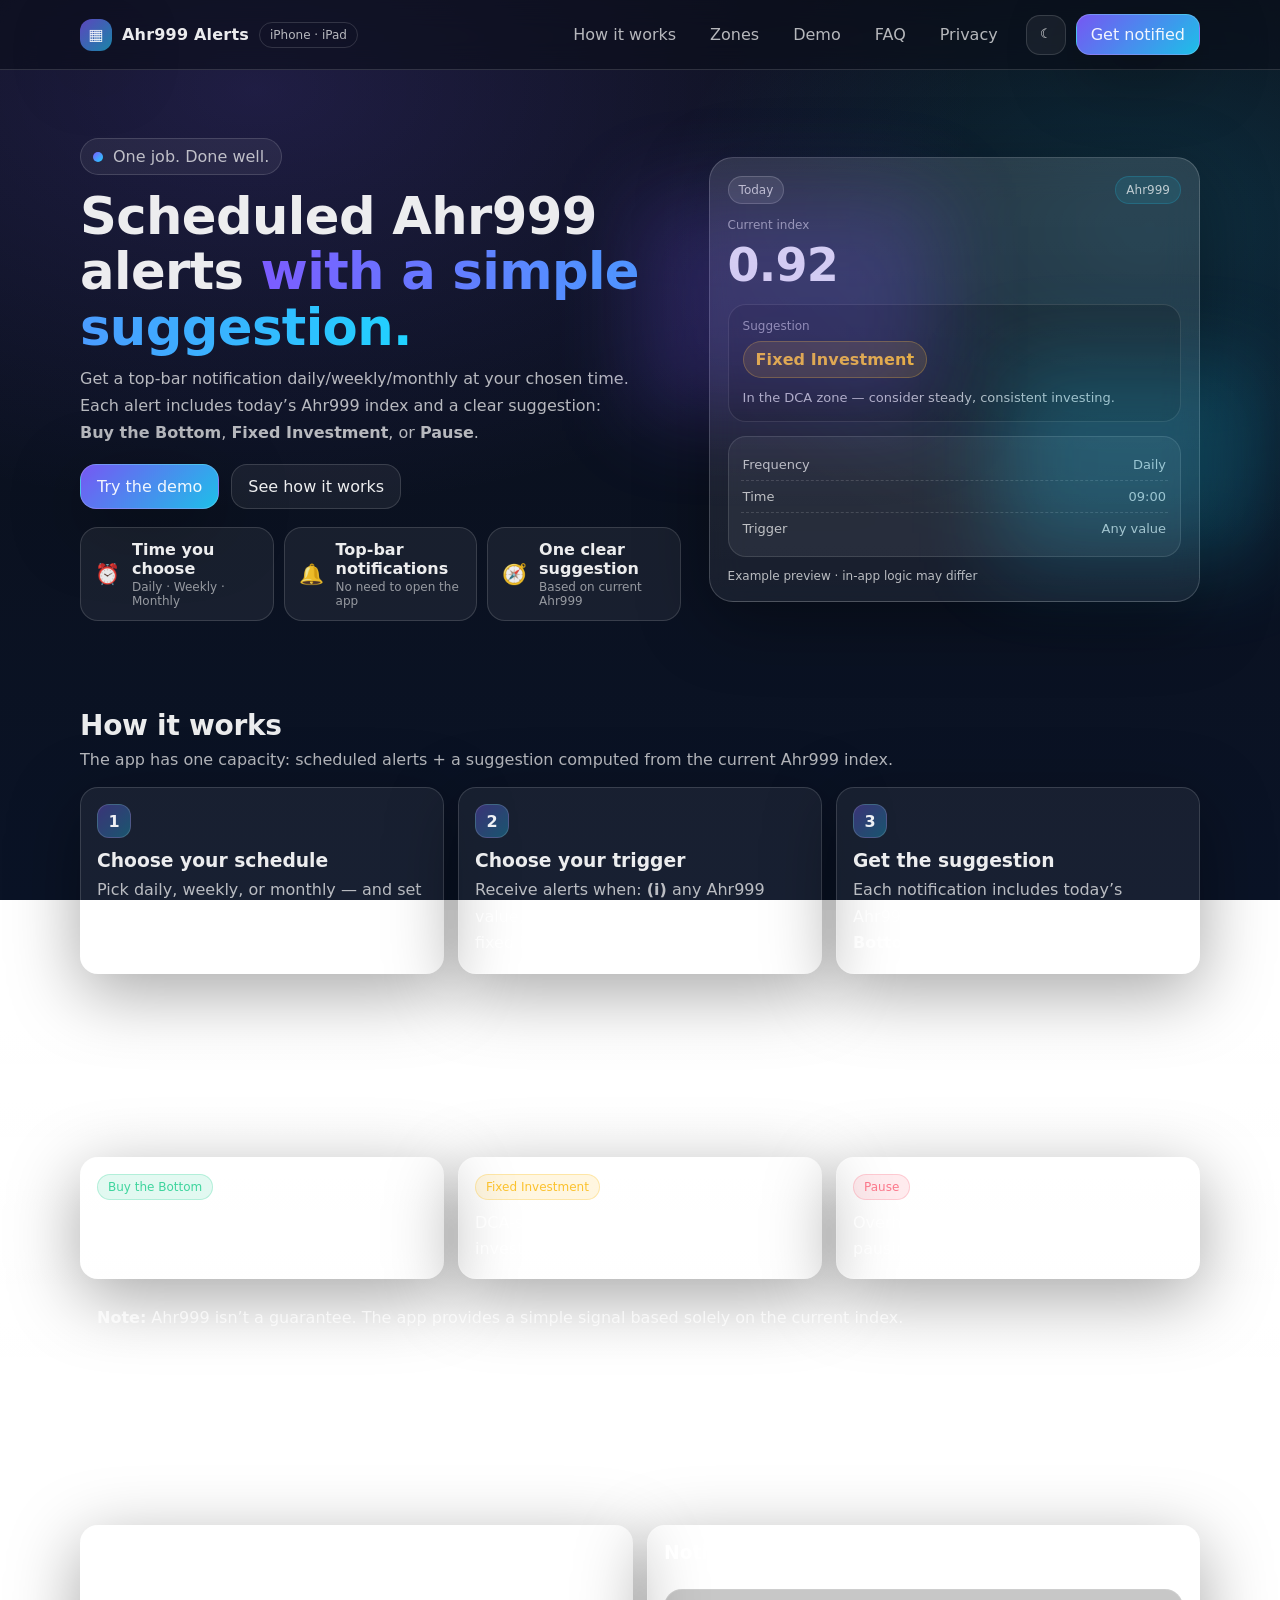
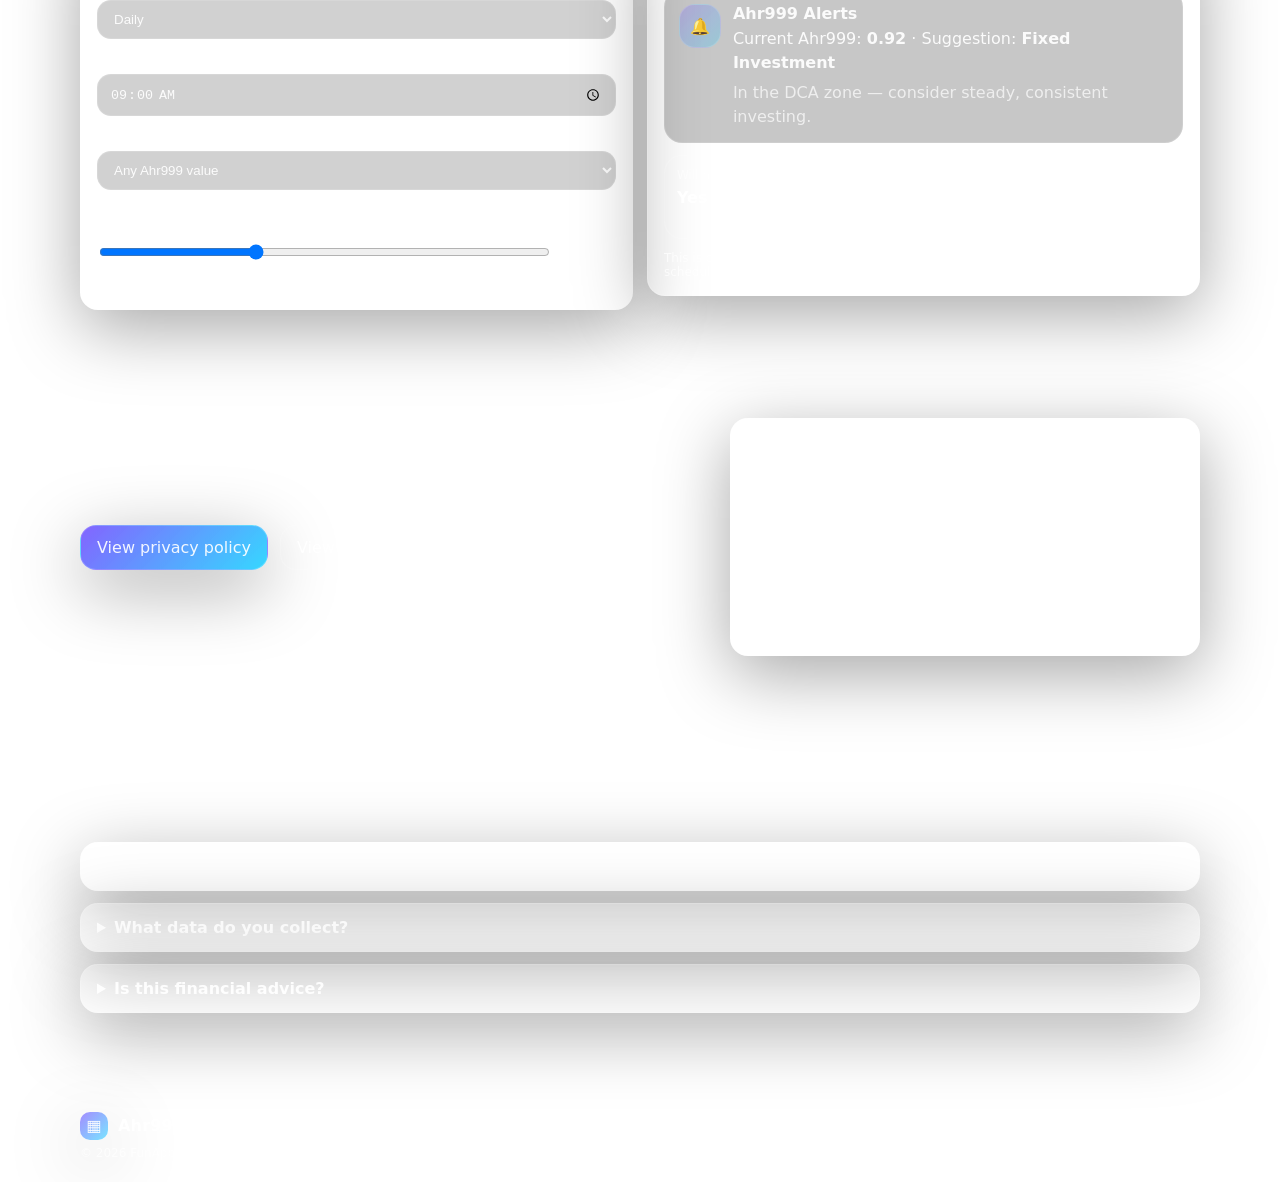
<file: docs/index.html>
<!doctype html>
<html lang="en">
  <head>
    <meta charset="utf-8" />
    <meta
      name="viewport"
      content="width=device-width, initial-scale=1, viewport-fit=cover"
    />
    <meta name="color-scheme" content="light dark" />
    <title>Ahr999 Alerts — Daily/Weekly/Monthly Alerts + Simple Suggestion</title>

    <meta
      name="description"
      content="Get a scheduled iPhone/iPad notification of today’s Ahr999 index and a simple suggestion: Buy the Bottom, Fixed Investment, or Pause."
    />

    <!-- Social preview -->
    <meta property="og:title" content="Ahr999 Alerts" />
    <meta
      property="og:description"
      content="Scheduled Ahr999 alerts and a simple buy/fixed/pause suggestion."
    />
    <meta property="og:type" content="website" />
    <!-- Optional: add /assets/og.png later -->
    <!-- <meta property="og:image" content="https://funappbuild.github.io/ahr999_info/assets/og.png" /> -->

    <link rel="icon" href="assets/favicon.svg" type="image/svg+xml" />
    <link rel="stylesheet" href="assets/styles.css" />
  </head>

  <body>
    <a class="skip-link" href="#main">Skip to content</a>

    <header class="header">
      <div class="container header__inner">
        <div class="brand">
          <span class="brand__mark" aria-hidden="true">▦</span>
          <span class="brand__name">Ahr999 Alerts</span>
          <span class="pill pill--subtle">iPhone · iPad</span>
        </div>

        <nav class="nav" aria-label="Primary">
          <a class="nav__link" href="#how">How it works</a>
          <a class="nav__link" href="#zones">Zones</a>
          <a class="nav__link" href="#demo">Demo</a>
          <a class="nav__link" href="#faq">FAQ</a>
          <a class="nav__link" href="privacy.html">Privacy</a>
        </nav>

        <div class="header__actions">
          <button class="icon-btn" id="themeToggle" type="button" aria-label="Toggle theme">
            <span class="icon" aria-hidden="true">☾</span>
          </button>
          <a class="btn btn--primary" href="#cta">Get notified</a>
        </div>

        <button class="menu-btn" id="menuBtn" type="button" aria-label="Open menu">
          <span aria-hidden="true">≡</span>
        </button>
      </div>

      <div class="mobile-nav" id="mobileNav" hidden>
        <div class="container mobile-nav__inner">
          <a class="mobile-nav__link" href="#how">How it works</a>
          <a class="mobile-nav__link" href="#zones">Zones</a>
          <a class="mobile-nav__link" href="#demo">Demo</a>
          <a class="mobile-nav__link" href="#faq">FAQ</a>
          <a class="mobile-nav__link" href="privacy.html">Privacy</a>
        </div>
      </div>
    </header>

    <main id="main">
      <!-- HERO -->
      <section class="hero">
        <div class="container hero__grid">
          <div class="hero__copy">
            <div class="hero__kicker">
              <span class="dot" aria-hidden="true"></span>
              <span>One job. Done well.</span>
            </div>

            <h1 class="hero__title">
              Scheduled Ahr999 alerts
              <span class="gradient-text">with a simple suggestion.</span>
            </h1>

            <p class="hero__subtitle">
              Get a top-bar notification daily/weekly/monthly at your chosen time.
              Each alert includes today’s Ahr999 index and a clear suggestion:
              <strong>Buy the Bottom</strong>, <strong>Fixed Investment</strong>, or <strong>Pause</strong>.
            </p>

            <div class="hero__cta">
              <a class="btn btn--primary btn--lg" href="#demo">Try the demo</a>
              <a class="btn btn--ghost btn--lg" href="#how">See how it works</a>
            </div>

            <div class="hero__badges" aria-label="Highlights">
              <div class="badge">
                <span class="badge__icon" aria-hidden="true">⏰</span>
                <div class="badge__text">
                  <div class="badge__title">Time you choose</div>
                  <div class="badge__desc">Daily · Weekly · Monthly</div>
                </div>
              </div>
              <div class="badge">
                <span class="badge__icon" aria-hidden="true">🔔</span>
                <div class="badge__text">
                  <div class="badge__title">Top-bar notifications</div>
                  <div class="badge__desc">No need to open the app</div>
                </div>
              </div>
              <div class="badge">
                <span class="badge__icon" aria-hidden="true">🧭</span>
                <div class="badge__text">
                  <div class="badge__title">One clear suggestion</div>
                  <div class="badge__desc">Based on current Ahr999</div>
                </div>
              </div>
            </div>
          </div>

          <!-- Right visual -->
          <div class="hero__visual" aria-hidden="true">
            <div class="glass-card">
              <div class="glass-card__top">
                <div class="glass-chip">Today</div>
                <div class="glass-chip glass-chip--ok">Ahr999</div>
              </div>

              <div class="metric">
                <div class="metric__label">Current index</div>
                <div class="metric__value" id="heroIndex">0.92</div>
              </div>

              <div class="suggestion" id="heroSuggestion">
                <div class="suggestion__title">Suggestion</div>
                <div class="suggestion__pill suggestion__pill--buy" id="heroPill">
                  Buy the Bottom
                </div>
                <div class="suggestion__note" id="heroNote">
                  Strong value zone — consider accumulating.
                </div>
              </div>

              <div class="mini">
                <div class="mini__row">
                  <span class="mini__label">Frequency</span>
                  <span class="mini__value">Daily</span>
                </div>
                <div class="mini__row">
                  <span class="mini__label">Time</span>
                  <span class="mini__value">09:00</span>
                </div>
                <div class="mini__row">
                  <span class="mini__label">Trigger</span>
                  <span class="mini__value">Any value</span>
                </div>
              </div>

              <div class="glass-card__bottom">
                <span class="muted">Example preview · in-app logic may differ</span>
              </div>
            </div>

            <div class="glow glow--a"></div>
            <div class="glow glow--b"></div>
          </div>
        </div>
      </section>

      <!-- HOW IT WORKS -->
      <section class="section" id="how">
        <div class="container">
          <div class="section__head">
            <h2>How it works</h2>
            <p class="muted">
              The app has one capacity: scheduled alerts + a suggestion computed from the current Ahr999 index.
            </p>
          </div>

          <div class="steps">
            <article class="card step">
              <div class="step__num">1</div>
              <h3>Choose your schedule</h3>
              <p>Pick daily, weekly, or monthly — and set the exact time you want the alert.</p>
            </article>

            <article class="card step">
              <div class="step__num">2</div>
              <h3>Choose your trigger</h3>
              <p>
                Receive alerts when:
                <strong>(i)</strong> any Ahr999 value,
                <strong>(ii)</strong> bottom zone only, or
                <strong>(iii)</strong> fixed investment zone only.
              </p>
            </article>

            <article class="card step">
              <div class="step__num">3</div>
              <h3>Get the suggestion</h3>
              <p>
                Each notification includes today’s Ahr999 and a clear suggestion:
                <strong>Buy the Bottom</strong>, <strong>Fixed Investment</strong>, or <strong>Pause</strong>.
              </p>
            </article>
          </div>
        </div>
      </section>

      <!-- ZONES -->
      <section class="section section--alt" id="zones">
        <div class="container">
          <div class="section__head">
            <h2>Suggestion zones</h2>
            <p class="muted">
              You can adjust thresholds inside your app. Below is a simple, transparent model for illustration.
            </p>
          </div>

          <div class="zones">
            <div class="card zone">
              <div class="zone__top">
                <span class="pill pill--buy">Buy the Bottom</span>
                <span class="muted" id="tBuyLabel">≤ 0.45</span>
              </div>
              <p class="zone__desc">Deep value conditions — A more aggressive accumulation stance.</p>
            </div>

            <div class="card zone">
              <div class="zone__top">
                <span class="pill pill--fix">Fixed Investment</span>
                <span class="muted" id="tFixLabel">0.45–1.20</span>
              </div>
              <p class="zone__desc">DCA-style zone — steady, disciplined investing may be appropriate.</p>
            </div>

            <div class="card zone">
              <div class="zone__top">
                <span class="pill pill--pause">Pause</span>
                <span class="muted" id="tPauseLabel">≥ 1.20</span>
              </div>
              <p class="zone__desc">Overheated conditions — Reducing or pausing purchases.</p>
            </div>
          </div>

          <div class="note">
            <strong>Note:</strong> Ahr999 isn’t a guarantee. The app provides a simple signal based solely on the current index.
          </div>
        </div>
      </section>

      <!-- DEMO -->
      <section class="section" id="demo">
        <div class="container">
          <div class="section__head">
            <h2>Interactive demo</h2>
            <p class="muted">
              This demo runs in your browser. It shows what users configure and what they might receive.
            </p>
          </div>

          <div class="demo">
            <div class="card demo__panel">
              <h3 class="demo__title">User preferences</h3>

              <div class="field">
                <label for="freq">Frequency</label>
                <select id="freq">
                  <option value="daily">Daily</option>
                  <option value="weekly">Weekly</option>
                  <option value="monthly">Monthly</option>
                </select>
              </div>

              <div class="field">
                <label for="time">Notification time</label>
                <input id="time" type="time" value="09:00" />
              </div>

              <div class="field">
                <label for="trigger">Trigger</label>
                <select id="trigger">
                  <option value="any">Any Ahr999 value</option>
                  <option value="bottom">Only when in Buy the Bottom zone</option>
                  <option value="fixed">Only when in Fixed Investment zone</option>
                </select>
              </div>

              <div class="divider"></div>

              <div class="field">
                <label for="ahr">Current Ahr999 (demo input)</label>
                <div class="range">
                  <input id="ahr" type="range" min="0.10" max="2.50" step="0.01" value="0.92" />
                  <span class="range__value" id="ahrVal">0.92</span>
                </div>
              </div>

              <details class="advanced">
                <summary>Advanced: demo thresholds</summary>
                <div class="grid2">
                  <div class="field">
                    <label for="tBuy">Buy threshold (≤)</label>
                    <input id="tBuy" type="number" step="0.01" value="0.45" />
                  </div>
                  <div class="field">
                    <label for="tPause">Pause threshold (≥)</label>
                    <input id="tPause" type="number" step="0.01" value="1.20" />
                  </div>
                </div>
                <p class="muted tiny">
                  Fixed Investment zone is between Buy threshold and Pause threshold.
                </p>
              </details>
            </div>

            <div class="card demo__result" aria-live="polite">
              <div class="demo__resultTop">
                <h3 class="demo__title">Notification preview</h3>
                <span class="pill pill--subtle" id="nextRun">Next: Daily at 09:00</span>
              </div>

              <div class="notif">
                <div class="notif__icon" aria-hidden="true">🔔</div>
                <div class="notif__body">
                  <div class="notif__headline">Ahr999 Alerts</div>
                  <div class="notif__line">
                    Current Ahr999:
                    <strong id="nIndex">0.92</strong>
                    · Suggestion:
                    <strong id="nSuggestion">Fixed Investment</strong>
                  </div>
                  <div class="notif__sub muted" id="nReason">
                    In the DCA zone — consider steady, consistent investing.
                  </div>
                </div>
              </div>

              <div class="callouts">
                <div class="callout" id="calloutTrigger">
                  <div class="callout__title">Will notify?</div>
                  <div class="callout__value" id="willNotify">Yes</div>
                </div>
                <div class="callout">
                  <div class="callout__title">Zone</div>
                  <div class="callout__value" id="zoneName">Fixed Investment</div>
                </div>
                <div class="callout">
                  <div class="callout__title">Thresholds</div>
                  <div class="callout__value" id="threshText">≤0.45 / ≥1.20</div>
                </div>
              </div>

              <div class="demo__footer muted tiny">
                This is only a UX preview. In the app, notifications require user permission and iOS scheduling.
              </div>
            </div>
          </div>
        </div>
      </section>

      <!-- CTA -->
      <section class="section section--cta" id="cta">
        <div class="container cta">
          <div class="cta__copy">
            <h2>Minimal, focused, and actionable.</h2>
            <p class="muted">
              Learn more about how we handle data in our
              <a href="privacy.html">privacy policy</a> and
              <a href="terms.html">terms of service</a>.
            </p>
            <div class="cta__buttons">
              <a class="btn btn--primary btn--lg" href="privacy.html">View privacy policy</a>
              <a class="btn btn--ghost btn--lg" href="terms.html">View terms of service</a>
            </div>
          </div>

          <div class="cta__card card">
            <h3>What the app does</h3>
            <ul class="list">
              <li>Send scheduled top-bar notifications (daily/weekly/monthly)</li>
              <li>User chooses time and trigger mode</li>
              <li>Compute suggestion solely from current Ahr999</li>
              <li>No extra features, no clutter</li>
            </ul>
            <div class="tiny muted">
              Questions? Add a support page later, e.g. <code>support.html</code>.
            </div>
          </div>
        </div>
      </section>

      <!-- FAQ -->
      <section class="section" id="faq">
        <div class="container">
          <div class="section__head">
            <h2>FAQ</h2>
            <p class="muted">Short answers to common concerns.</p>
          </div>

          <div class="faq">
            <details class="card">
              <summary>Does the app do anything besides alerts + suggestions?</summary>
              <p>
                No — the app’s sole capacity is scheduled notifications and a simple suggestion computed from the
                current Ahr999 index.
              </p>
            </details>

            <details class="card">
              <summary>What data do you collect?</summary>
              <p>
                We use Google Firebase Analytics to understand basic app usage and country/region distribution.
                No personal data or device identifiers are collected. See our
                <a href="privacy.html">privacy policy</a> for details.
              </p>
            </details>

            <details class="card">
              <summary>Is this financial advice?</summary>
              <p>
                No. It’s an informational signal based on a single index, presented as a simple suggestion.
              </p>
            </details>
          </div>
        </div>
      </section>
    </main>

    <footer class="footer">
      <div class="container footer__inner">
        <div class="footer__left">
          <div class="brand brand--small">
            <span class="brand__mark" aria-hidden="true">▦</span>
            <span class="brand__name">Ahr999 Alerts</span>
          </div>
          <div class="muted tiny">
            © <span id="year"></span> FunAppBuild ·
            <a href="privacy.html">Privacy</a>
          </div>
        </div>
      </div>
    </footer>

    <script src="assets/app.js" defer></script>
  </body>
</html>
</file>
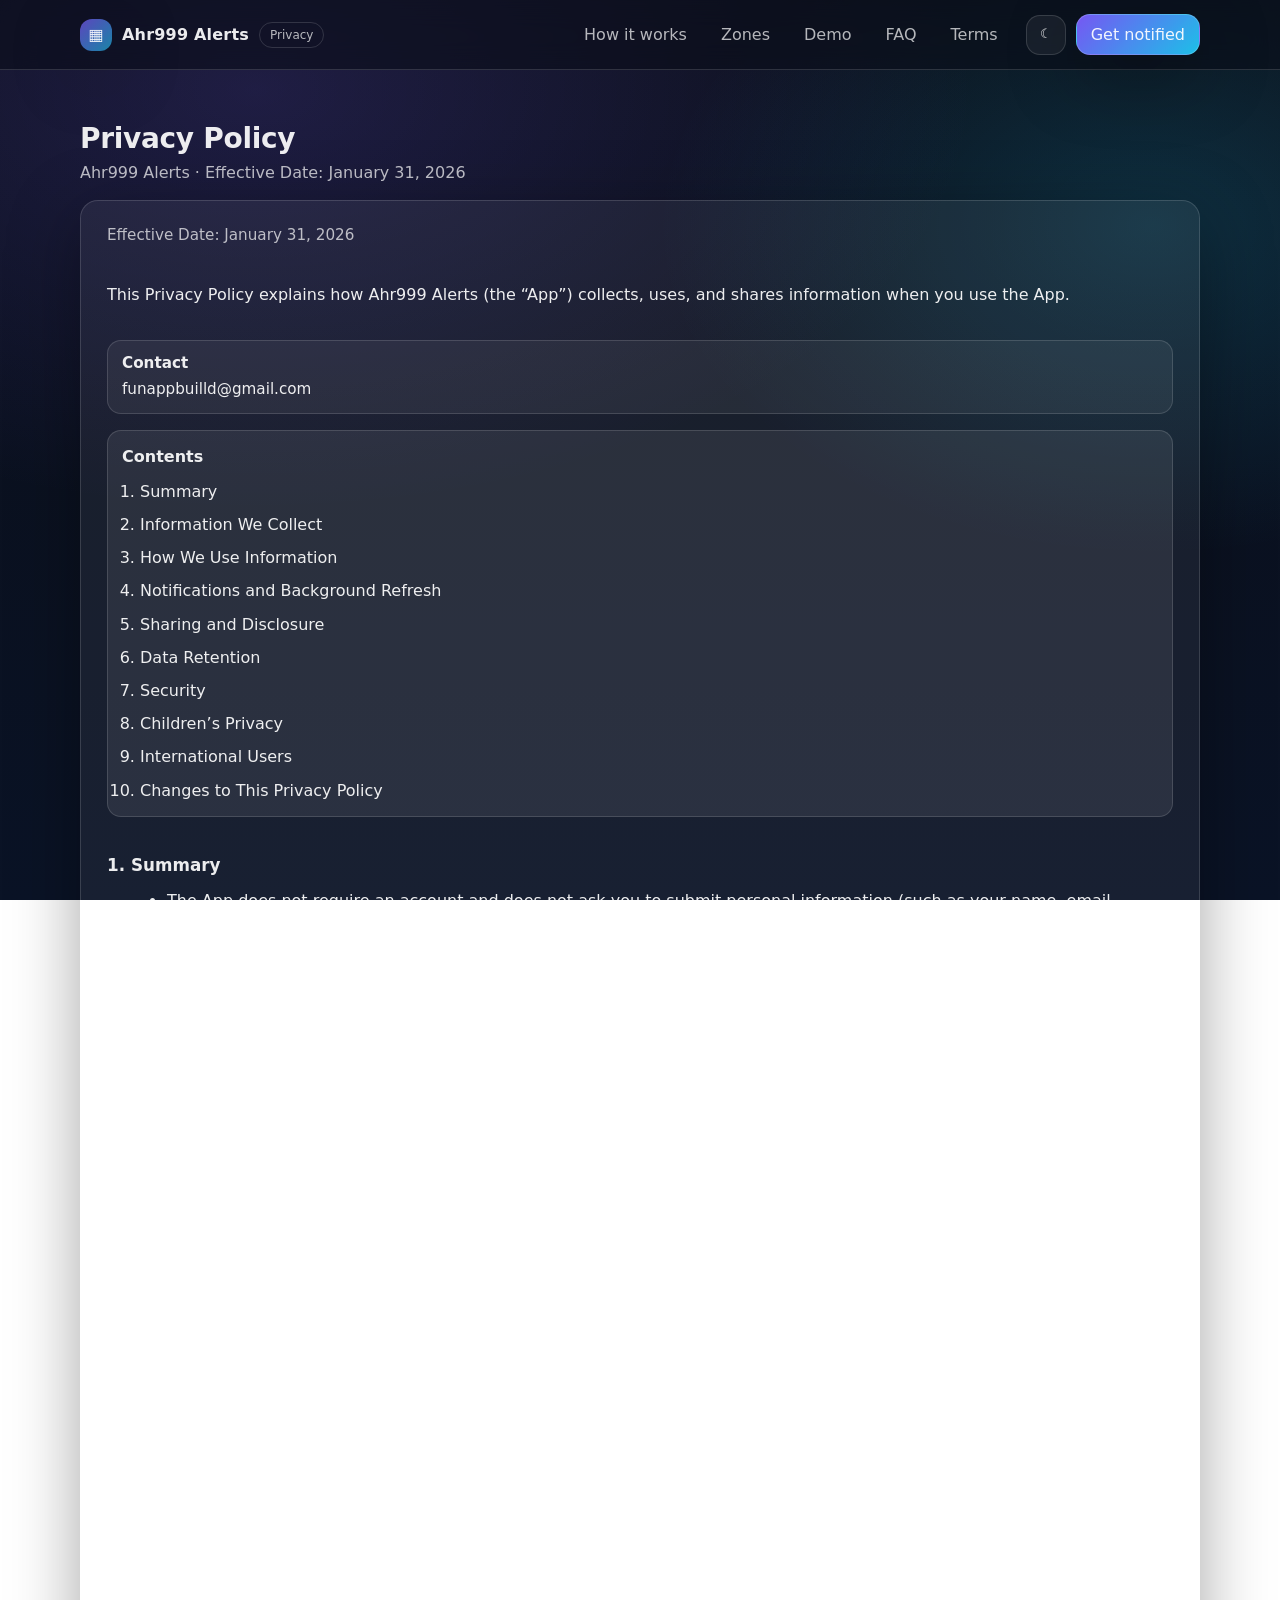
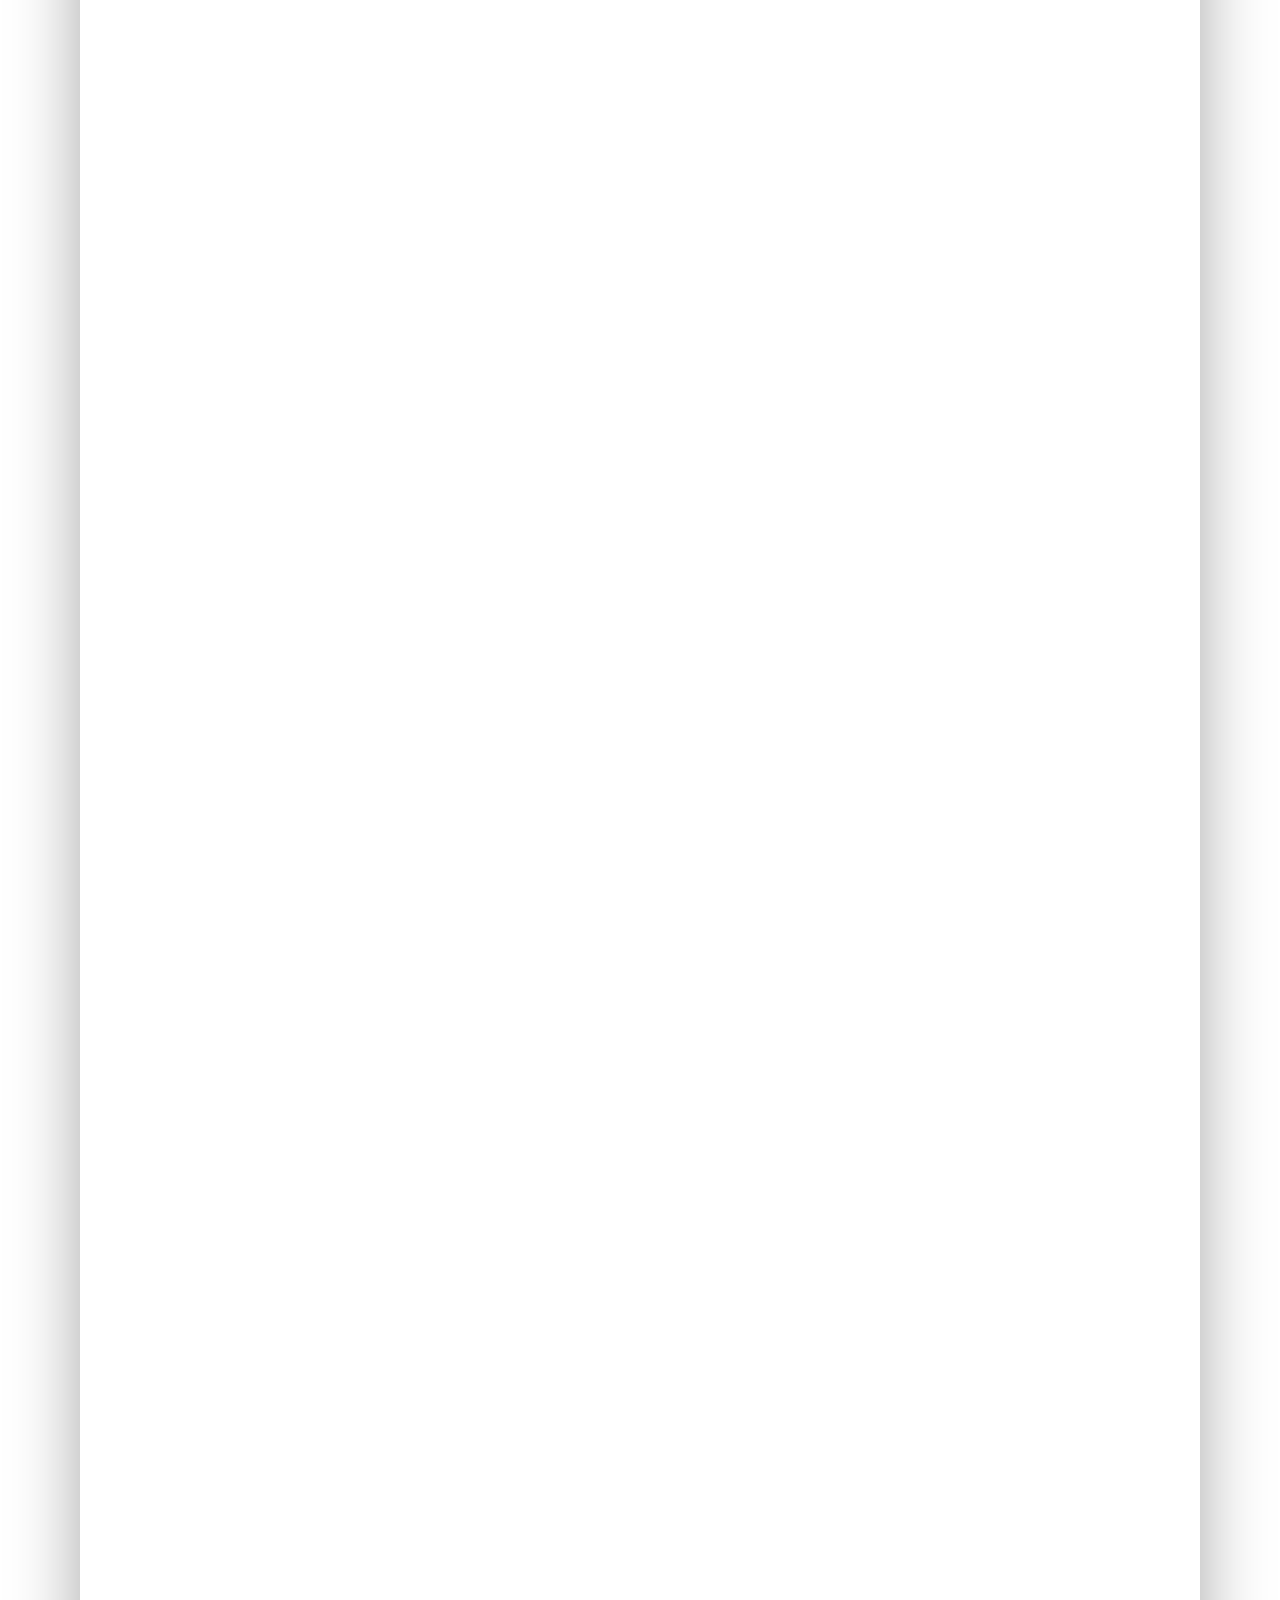
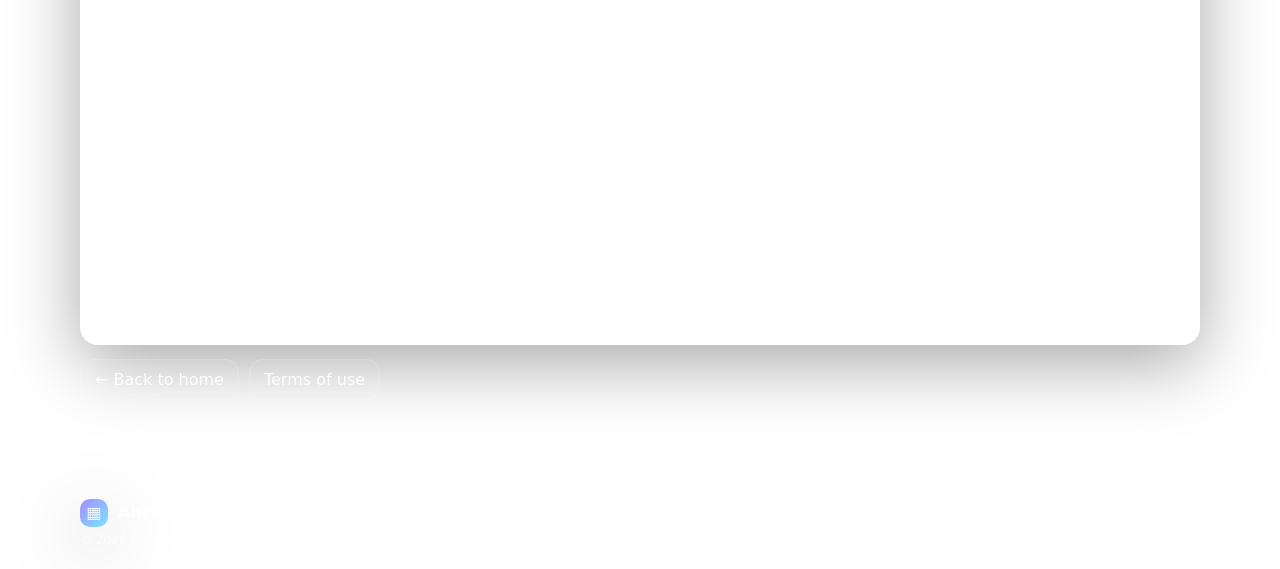
<file: docs/privacy.html>
<!doctype html>
<html lang="en">
  <head>
    <meta charset="utf-8" />
    <title>Privacy Policy — Ahr999 Alerts</title>
    <meta name="viewport" content="width=device-width, initial-scale=1" />
    <meta name="color-scheme" content="light dark" />

    <meta
      name="description"
      content="Privacy Policy — Ahr999 Alerts (Effective Date: January 31, 2026)"
    />

    <link rel="icon" href="assets/favicon.svg" type="image/svg+xml" />
    <link rel="stylesheet" href="assets/styles.css" />
  </head>

  <body>
    <a class="skip-link" href="#main">Skip to content</a>

    <!-- Header (consistent with index.html) -->
    <header class="header">
      <div class="container header__inner">
        <div class="brand">
          <span class="brand__mark" aria-hidden="true">▦</span>
          <span class="brand__name">Ahr999 Alerts</span>
          <span class="pill pill--subtle">Privacy</span>
        </div>

        <nav class="nav" aria-label="Primary">
          <a class="nav__link" href="./#how">How it works</a>
          <a class="nav__link" href="./#zones">Zones</a>
          <a class="nav__link" href="./#demo">Demo</a>
          <a class="nav__link" href="./#faq">FAQ</a>
          <a class="nav__link" href="terms.html">Terms</a>
        </nav>

        <div class="header__actions">
          <button class="icon-btn" id="themeToggle" type="button" aria-label="Toggle theme">
            <span class="icon" aria-hidden="true">☾</span>
          </button>
          <a class="btn btn--primary" href="./#cta">Get notified</a>
        </div>

        <button class="menu-btn" id="menuBtn" type="button" aria-label="Open menu">
          <span aria-hidden="true">≡</span>
        </button>
      </div>

      <div class="mobile-nav" id="mobileNav" hidden>
        <div class="container mobile-nav__inner">
          <a class="mobile-nav__link" href="./#how">How it works</a>
          <a class="mobile-nav__link" href="./#zones">Zones</a>
          <a class="mobile-nav__link" href="./#demo">Demo</a>
          <a class="mobile-nav__link" href="./#faq">FAQ</a>
          <a class="mobile-nav__link" href="terms.html">Terms</a>
        </div>
      </div>
    </header>

    <main id="main">
      <!-- Title section -->
      <section class="section">
        <div class="container">
          <div class="section__head">
            <h2>Privacy Policy</h2>
            <p class="muted">Ahr999 Alerts · Effective Date: January 31, 2026</p>
          </div>

          <!-- Content card -->
          <article class="card legal">
            <p class="legal__meta">Effective Date: January 31, 2026</p>
            <p>
              This Privacy Policy explains how Ahr999 Alerts (the “App”) collects, uses, and shares information when you use the App.
            </p>

            <div class="legal__contact">
              <strong>Contact</strong><br />
              funappbuilld@gmail.com
            </div>

            <nav class="legal__toc" aria-label="Table of contents">
              <strong>Contents</strong>
              <ol>
                <li><a href="#summary">Summary</a></li>
                <li><a href="#info">Information We Collect</a></li>
                <li><a href="#use">How We Use Information</a></li>
                <li><a href="#notifications">Notifications and Background Refresh</a></li>
                <li><a href="#sharing">Sharing and Disclosure</a></li>
                <li><a href="#retention">Data Retention</a></li>
                <li><a href="#security">Security</a></li>
                <li><a href="#children">Children’s Privacy</a></li>
                <li><a href="#international">International Users</a></li>
                <li><a href="#changes">Changes to This Privacy Policy</a></li>
              </ol>
            </nav>

            <section class="legal__section" id="summary">
              <h3>1. Summary</h3>
              <ul>
                <li>The App does not require an account and does not ask you to submit personal information (such as your name, email address, or phone number) to use its core features.</li>
                <li>The App stores certain settings and cached market/index data locally on your device so it can function.</li>
                <li>The App uses Google Firebase Analytics to understand basic usage (for example: app launches, screen views, feature interactions) and to understand the distribution of users by country/region. Firebase Analytics may collect device identifiers and technical information as described below.</li>
                <li>The App fetches Ahr999 and related market data from third-party sources over the internet. Those providers may receive standard network information (such as your IP address) as part of delivering data.</li>
                <li>The App does not show ads, does not sell your personal information, and does not use the iOS Advertising Identifier (IDFA).</li>
              </ul>
            </section>

            <section class="legal__section" id="info">
              <h3>2. Information We Collect</h3>

              <h4>2.1 Information you provide to us</h4>
              <p>
                We do not require you to create an account. You generally do not submit personal information directly to us through the App.
              </p>
              <p>
                If you contact us (for example, by email), we will receive the information you choose to share in that communication (such as your email address and message content) and we will use it only to respond and provide support.
              </p>

              <h4>2.2 Analytics data (Firebase Analytics)</h4>
              <p>
                We use Google Firebase Analytics to help us understand how the App is used and to improve reliability and user experience.
              </p>
              <p>Firebase Analytics automatically collects certain information, which may include:</p>
              <ul>
                <li>App interactions and usage data (e.g., app launches, session activity, screen views, and feature interactions).</li>
                <li>Device and app information (e.g., device model, operating system version, language/region, time zone, and app version).</li>
                <li>Identifiers used for analytics (e.g., a Firebase App Instance ID / Firebase Installation ID).</li>
                <li>Approximate location (country/region) inferred from your IP address. We do not request or collect precise location (GPS).</li>
              </ul>
              <p>
                We do not use Firebase Analytics to track you across other companies’ apps and websites, and we do not use IDFA.
              </p>
              <p>
                Firebase Analytics is provided by Google. Google may process data in accordance with its terms and privacy documentation.
              </p>

              <h4>2.3 Information stored on your device (local storage)</h4>
              <p>The App stores certain information locally on your device, such as:</p>
              <ul>
                <li>Notification settings (e.g., whether daily/weekly/monthly alerts are enabled, your chosen times/days, and your “Always / Bottom Only / Not High” preference).</li>
                <li>Cached Ahr999 index values and timestamps used to display the last refreshed value and to prepare notifications.</li>
              </ul>
              <p>
                This information is stored locally (for example, using iOS UserDefaults). We do not operate a backend user database for this App.
              </p>

              <h4>2.4 Data from third-party services (network requests)</h4>
              <p>To provide the App’s features, the App requests data from third-party endpoints (for example):</p>
              <ul>
                <li>Ahr999 index/history feed</li>
                <li>Bitcoin price feed (used for in-app display)</li>
              </ul>
              <p>
                When your device connects to these providers, they may automatically receive technical information necessary to respond to the request,
                such as your IP address, device/user-agent information, and request metadata. We do not control how third-party providers handle that
                information; their policies apply.
              </p>
            </section>

            <section class="legal__section" id="use">
              <h3>3. How We Use Information</h3>
              <ul>
                <li>Provide the App’s features (display Ahr999 data and send scheduled notifications).</li>
                <li>Save your preferences and improve reliability (e.g., storing your chosen schedule locally).</li>
                <li>Understand basic usage and country/region distribution (via Firebase Analytics) to improve the App.</li>
                <li>Provide customer support if you contact us.</li>
              </ul>
            </section>

            <section class="legal__section" id="notifications">
              <h3>4. Notifications and Background Refresh</h3>
              <p>
                If you enable notifications, the App schedules local notifications on your device. iOS may also perform background refresh to update
                cached data and notification content.
              </p>
              <p>
                <strong>Important:</strong> iOS background activity is best-effort and not guaranteed. Notifications may be delivered with data that was
                last refreshed earlier (for example, if iOS delays background refresh, if Background App Refresh is disabled, or if the app has not been
                opened recently). You can always open the App to refresh the latest value.
              </p>
            </section>

            <section class="legal__section" id="sharing">
              <h3>5. Sharing and Disclosure</h3>
              <p>We do not sell your personal information.</p>
              <p>We may share information only in these limited cases:</p>
              <ul>
                <li>With Google (Firebase Analytics) to collect and process analytics data for the purposes described above.</li>
                <li>With service providers you interact with directly (e.g., third-party market data APIs) when your device requests data from them.</li>
                <li>If required by law or to protect rights, safety, and security.</li>
              </ul>
            </section>

            <section class="legal__section" id="retention">
              <h3>6. Data Retention</h3>
              <p>Because the App primarily stores data locally on your device, retention is generally controlled by you:</p>
              <ul>
                <li>You can remove locally stored data by deleting the App.</li>
                <li>Analytics data is retained in Firebase Analytics according to Google/Firebase and our configuration settings, and may be aggregated or de-identified over time.</li>
                <li>Support emails (if you contact us) may be retained as needed to respond and keep records of support interactions.</li>
              </ul>
            </section>

            <section class="legal__section" id="security">
              <h3>7. Security</h3>
              <p>
                We take reasonable measures appropriate for a lightweight, device-local app. However, no method of transmission or storage is completely secure.
              </p>
            </section>

            <section class="legal__section" id="children">
              <h3>8. Children’s Privacy</h3>
              <p>
                The App is not directed to children under 13 (or the minimum age required in your jurisdiction), and we do not knowingly collect personal information from children.
              </p>
            </section>

            <section class="legal__section" id="international">
              <h3>9. International Users</h3>
              <p>
                If you use the App from outside your country, your device may connect to third-party services hosted in other regions. Third-party services may process network data in accordance with their policies.
              </p>
            </section>

            <section class="legal__section" id="changes">
              <h3>10. Changes to This Privacy Policy</h3>
              <p>
                We may update this Privacy Policy from time to time. The “Effective Date” above indicates when the latest version took effect.
              </p>
            </section>
          </article>

          <!-- Utility links -->
          <div style="margin-top: 14px; display: flex; gap: 10px; flex-wrap: wrap;">
            <a class="btn btn--ghost" href="./">← Back to home</a>
            <a class="btn btn--ghost" href="terms.html">Terms of use</a>
          </div>
        </div>
      </section>
    </main>

    <footer class="footer">
      <div class="container footer__inner">
        <div class="footer__left">
          <div class="brand brand--small">
            <span class="brand__mark" aria-hidden="true">▦</span>
            <span class="brand__name">Ahr999 Alerts</span>
          </div>
          <div class="muted tiny">
            © <span id="year"></span> FunAppBuild ·
            <a href="privacy.html">Privacy</a> ·
            <a href="terms.html">Terms</a>
          </div>
        </div>

      </div>
    </footer>

    <script src="assets/app.js" defer></script>
  </body>
</html>
</file>
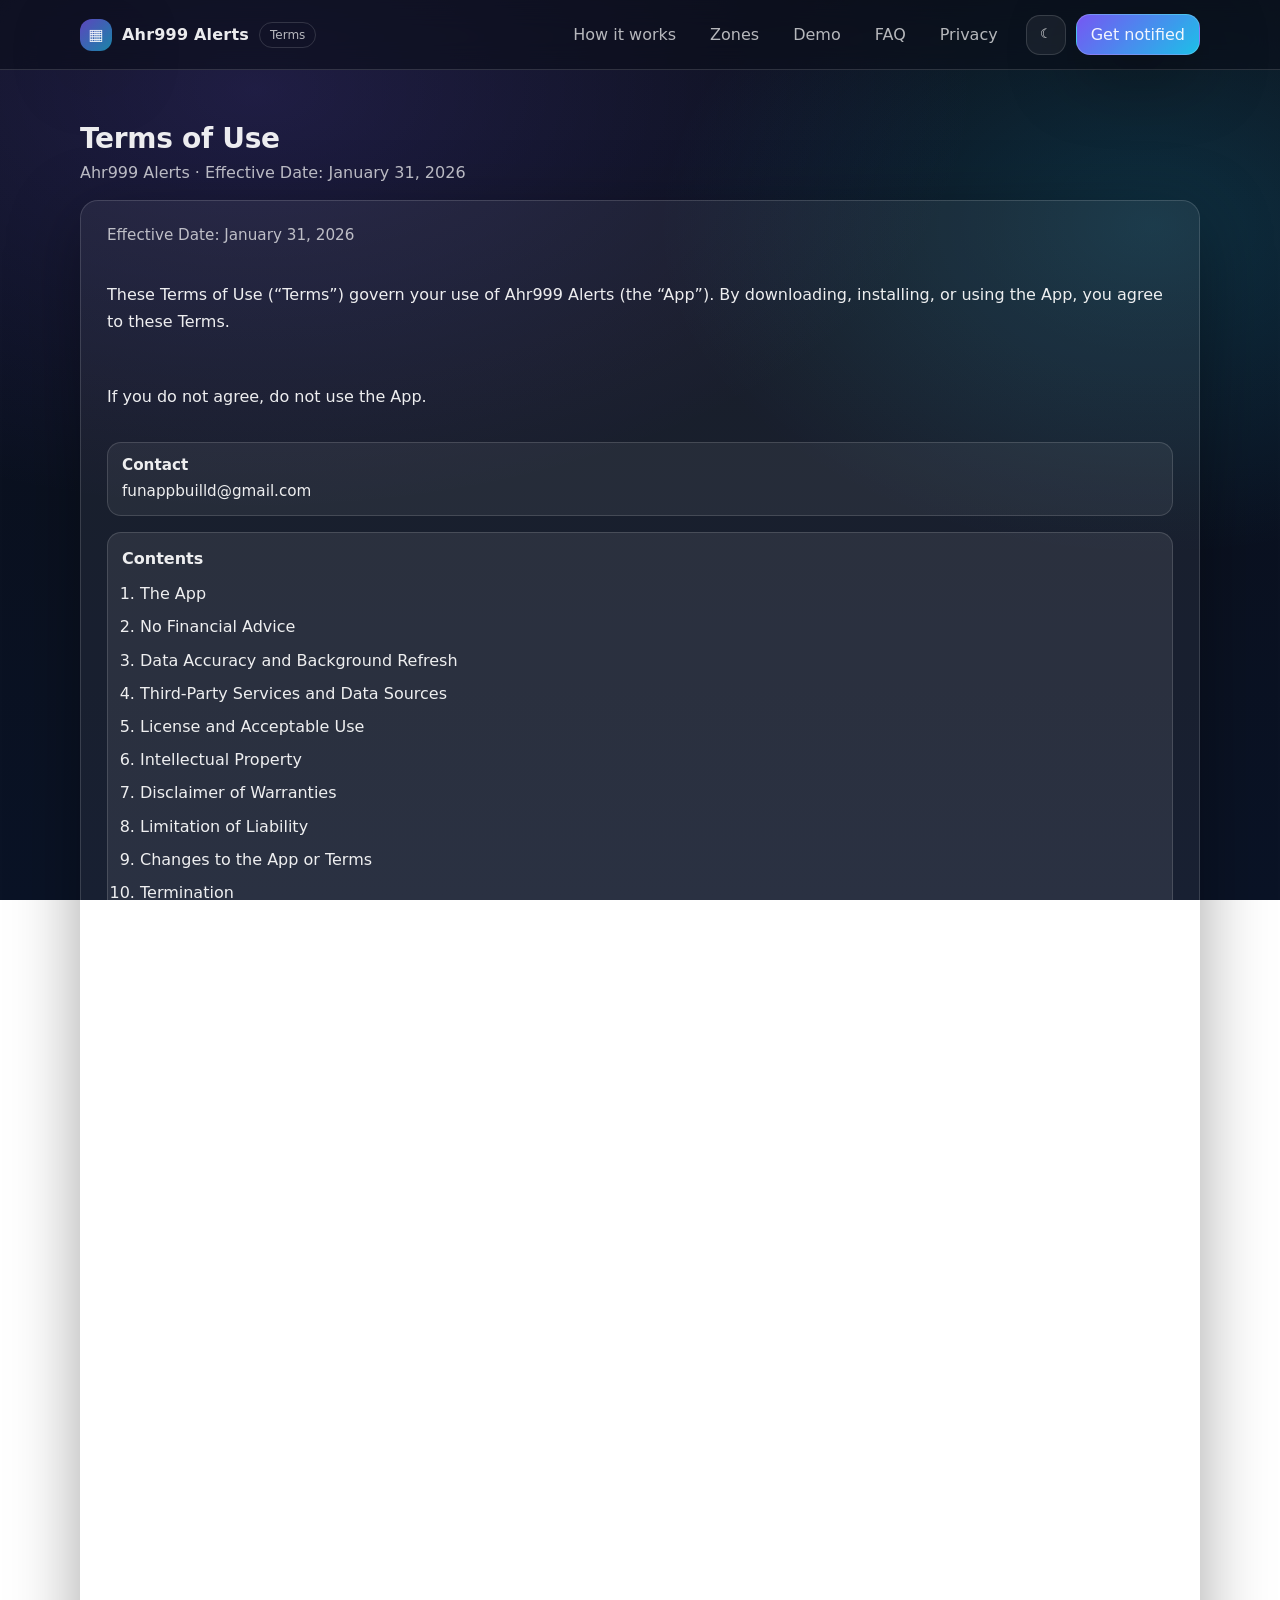
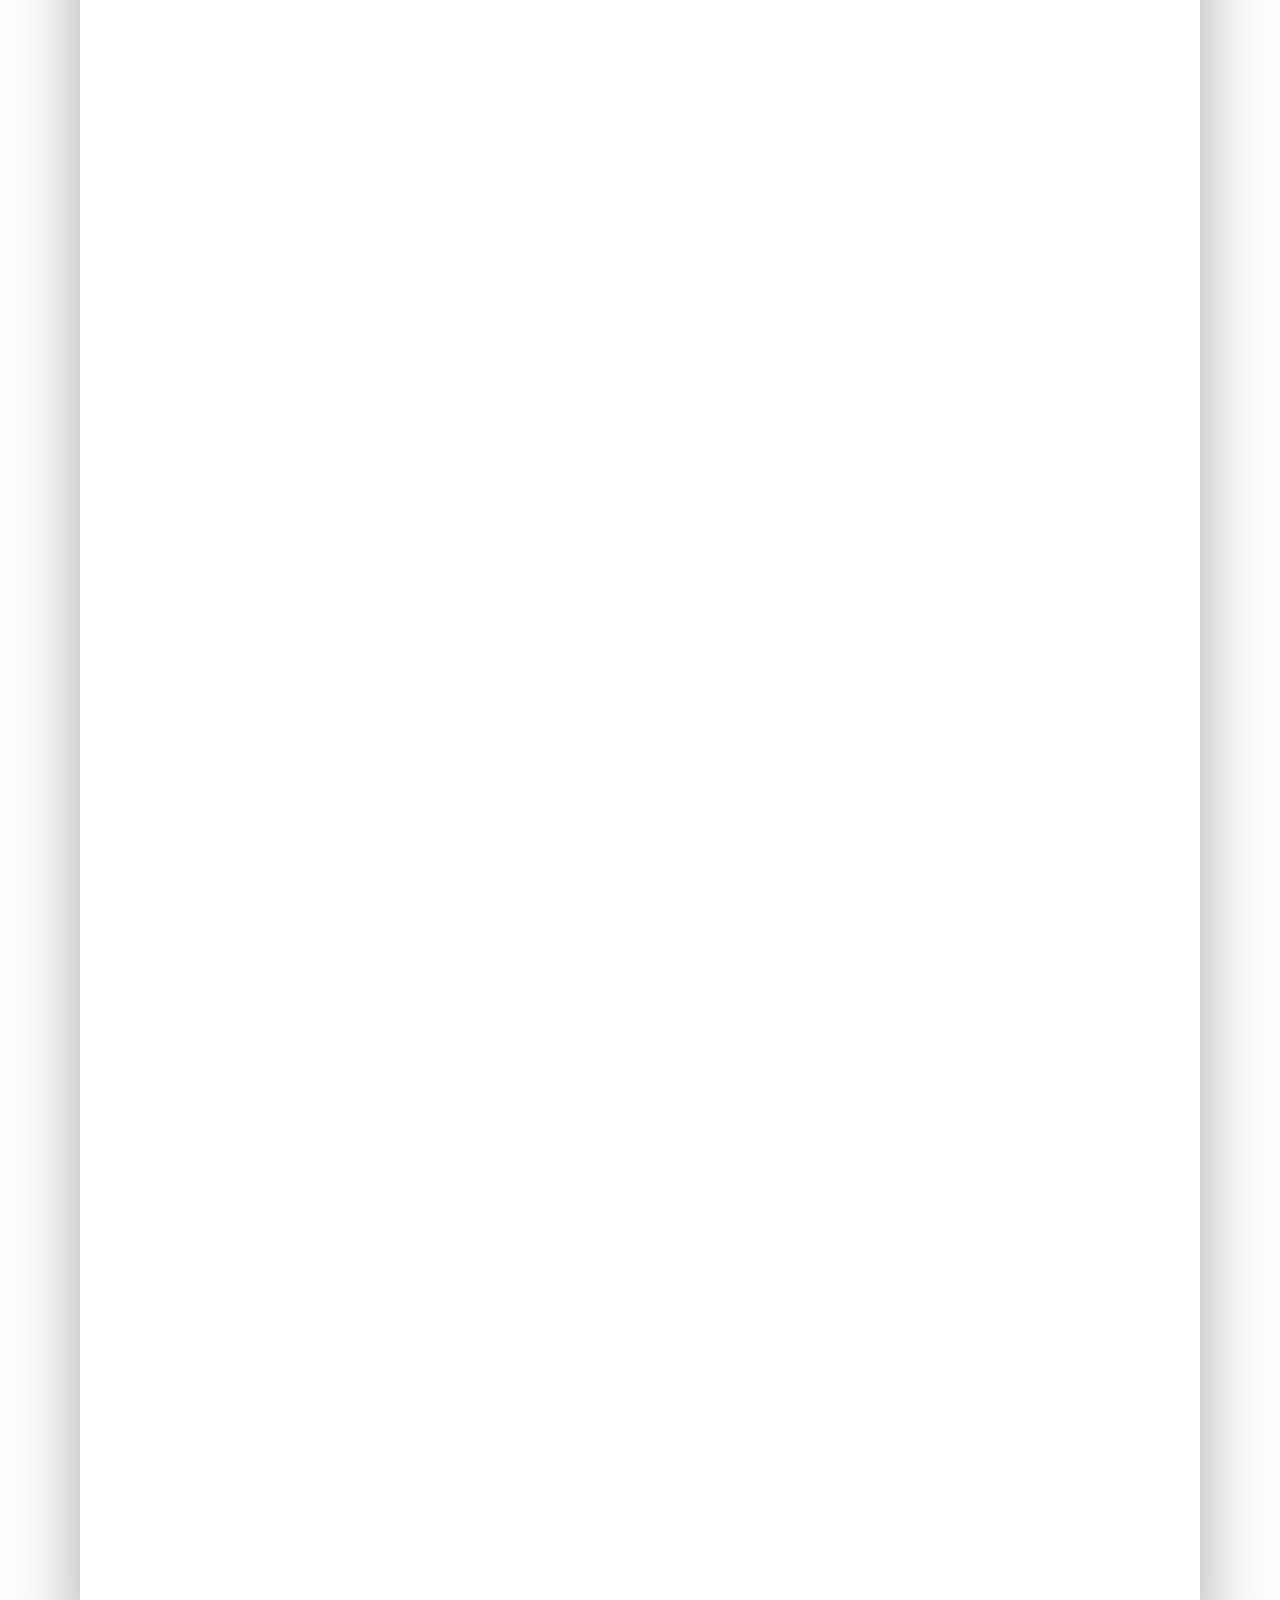
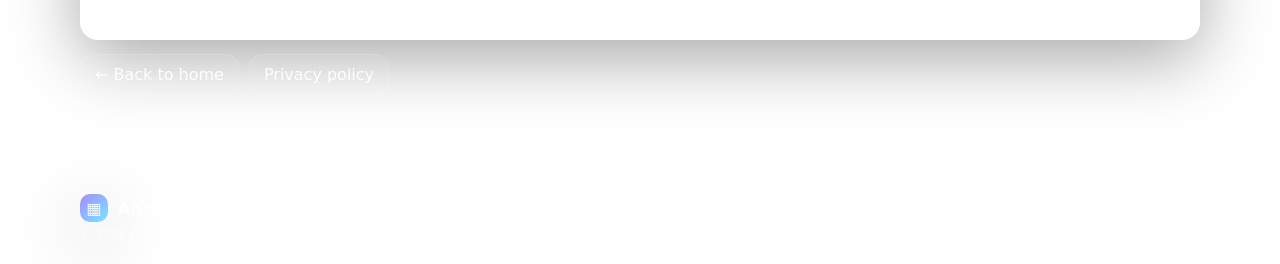
<file: docs/terms.html>
<!doctype html>
<html lang="en">
  <head>
    <meta charset="utf-8" />
    <title>Terms of Use — Ahr999 Alerts</title>
    <meta name="viewport" content="width=device-width, initial-scale=1" />
    <meta name="color-scheme" content="light dark" />

    <meta
      name="description"
      content="Terms of Use — Ahr999 Alerts (Effective Date: January 31, 2026)"
    />

    <link rel="icon" href="assets/favicon.svg" type="image/svg+xml" />
    <link rel="stylesheet" href="assets/styles.css" />
  </head>

  <body>
    <a class="skip-link" href="#main">Skip to content</a>

    <!-- Header (consistent with index.html) -->
    <header class="header">
      <div class="container header__inner">
        <div class="brand">
          <span class="brand__mark" aria-hidden="true">▦</span>
          <span class="brand__name">Ahr999 Alerts</span>
          <span class="pill pill--subtle">Terms</span>
        </div>

        <nav class="nav" aria-label="Primary">
          <a class="nav__link" href="./#how">How it works</a>
          <a class="nav__link" href="./#zones">Zones</a>
          <a class="nav__link" href="./#demo">Demo</a>
          <a class="nav__link" href="./#faq">FAQ</a>
          <a class="nav__link" href="privacy.html">Privacy</a>
        </nav>

        <div class="header__actions">
          <button class="icon-btn" id="themeToggle" type="button" aria-label="Toggle theme">
            <span class="icon" aria-hidden="true">☾</span>
          </button>
          <a class="btn btn--primary" href="./#cta">Get notified</a>
        </div>

        <button class="menu-btn" id="menuBtn" type="button" aria-label="Open menu">
          <span aria-hidden="true">≡</span>
        </button>
      </div>

      <div class="mobile-nav" id="mobileNav" hidden>
        <div class="container mobile-nav__inner">
          <a class="mobile-nav__link" href="./#how">How it works</a>
          <a class="mobile-nav__link" href="./#zones">Zones</a>
          <a class="mobile-nav__link" href="./#demo">Demo</a>
          <a class="mobile-nav__link" href="./#faq">FAQ</a>
          <a class="mobile-nav__link" href="privacy.html">Privacy</a>
        </div>
      </div>
    </header>

    <main id="main">
      <!-- Title section (styled like your site) -->
      <section class="section">
        <div class="container">
          <div class="section__head">
            <h2>Terms of Use</h2>
            <p class="muted">Ahr999 Alerts · Effective Date: January 31, 2026</p>
          </div>

          <!-- Content card -->
          <article class="card legal">
            <p class="legal__meta">Effective Date: January 31, 2026</p>
            <p>
              These Terms of Use (“Terms”) govern your use of Ahr999 Alerts (the “App”). By downloading, installing, or using the App, you agree to these Terms.
            </p>
            <p>If you do not agree, do not use the App.</p>

            <div class="legal__contact">
              <strong>Contact</strong><br />
              funappbuilld@gmail.com
            </div>

            <nav class="legal__toc" aria-label="Table of contents">
              <strong>Contents</strong>
              <ol>
                <li><a href="#app">The App</a></li>
                <li><a href="#advice">No Financial Advice</a></li>
                <li><a href="#accuracy">Data Accuracy and Background Refresh</a></li>
                <li><a href="#third-party">Third-Party Services and Data Sources</a></li>
                <li><a href="#license">License and Acceptable Use</a></li>
                <li><a href="#ip">Intellectual Property</a></li>
                <li><a href="#warranty">Disclaimer of Warranties</a></li>
                <li><a href="#liability">Limitation of Liability</a></li>
                <li><a href="#changes">Changes to the App or Terms</a></li>
                <li><a href="#termination">Termination</a></li>
                <li><a href="#law">Governing Law</a></li>
                <li><a href="#contact">Contact</a></li>
              </ol>
            </nav>

            <section class="legal__section" id="app">
              <h3>1. The App</h3>
              <p>
                Ahr999 Alerts provides informational notifications and in-app displays based on the Ahr999 index and related market data. The App allows you to choose a schedule (daily/weekly/monthly) and a notification rule (Always / Bottom Only / Not High).
              </p>
            </section>

            <section class="legal__section" id="advice">
              <h3>2. No Financial Advice</h3>
              <p>
                The App is provided for informational and educational purposes only. Nothing in the App constitutes financial, investment, legal, tax, or trading advice, and nothing in the App is a recommendation to buy, sell, or hold any asset.
              </p>
              <p>
                You are solely responsible for your investment decisions. Digital assets are volatile and involve significant risk, including the risk of total loss.
              </p>
            </section>

            <section class="legal__section" id="accuracy">
              <h3>3. Data Accuracy, Timeliness, and Background Refresh Limitations</h3>
              <p>We strive to display and notify Ahr999 information as accurately as reasonably possible; however:</p>
              <ul>
                <li>Market/index data may be delayed, incomplete, unavailable, or inaccurate due to third-party data sources, connectivity issues, or other factors.</li>
                <li>The App relies on iOS features such as Background App Refresh and background task scheduling to update cached data and notification content. iOS background execution is best-effort and not guaranteed. This means notifications may sometimes use data that is not the latest available at the moment you receive them.</li>
                <li>Notifications may be delivered late, not delivered, or delivered with outdated content due to iOS settings, Low Power Mode, network conditions, user notification settings, or if the app has not been opened recently.</li>
              </ul>
              <p>You should open the App to refresh and verify information before making any decision.</p>
            </section>

            <section class="legal__section" id="third-party">
              <h3>4. Third-Party Services and Data Sources</h3>
              <p>The App uses third-party services and data sources, including:</p>
              <ul>
                <li>Public APIs providing Ahr999 and Bitcoin price information.</li>
                <li>Google Firebase Analytics to understand basic app usage and country/region distribution (see our Privacy Policy for details).</li>
              </ul>
              <p>
                We do not control these services and are not responsible for their availability, accuracy, or terms. Your use of third-party services may be subject to their own terms and privacy policies.
              </p>
            </section>

            <section class="legal__section" id="license">
              <h3>5. License and Acceptable Use</h3>
              <p>
                We grant you a personal, non-exclusive, non-transferable, revocable license to use the App for your personal, non-commercial use, subject to these Terms and applicable laws.
              </p>
              <p>You agree not to:</p>
              <ul>
                <li>Reverse engineer, decompile, or attempt to extract source code except to the extent permitted by law.</li>
                <li>Misuse the App, interfere with its operation, or use it in a way that violates any applicable law.</li>
              </ul>
            </section>

            <section class="legal__section" id="ip">
              <h3>6. Intellectual Property</h3>
              <p>
                The App and all related content, designs, and trademarks are owned by their respective owners and are protected by applicable intellectual property laws. No rights are granted except as expressly stated in these Terms.
              </p>
            </section>

            <section class="legal__section" id="warranty">
              <h3>7. Disclaimer of Warranties</h3>
              <p>
                THE APP IS PROVIDED “AS IS” AND “AS AVAILABLE” WITHOUT WARRANTIES OF ANY KIND, WHETHER EXPRESS, IMPLIED, OR STATUTORY, INCLUDING IMPLIED WARRANTIES OF MERCHANTABILITY, FITNESS FOR A PARTICULAR PURPOSE, AND NON-INFRINGEMENT.
              </p>
              <p>WE DO NOT WARRANT THAT THE APP WILL BE UNINTERRUPTED, ERROR-FREE, OR THAT THE DATA WILL BE ACCURATE OR TIMELY.</p>
            </section>

            <section class="legal__section" id="liability">
              <h3>8. Limitation of Liability</h3>
              <p>
                TO THE MAXIMUM EXTENT PERMITTED BY LAW, WE WILL NOT BE LIABLE FOR ANY INDIRECT, INCIDENTAL, SPECIAL, CONSEQUENTIAL, EXEMPLARY, OR PUNITIVE DAMAGES, OR ANY LOSS OF PROFITS, REVENUE, DATA, OR GOODWILL, ARISING OUT OF OR RELATED TO YOUR USE OF (OR INABILITY TO USE) THE APP, INCLUDING ANY INVESTMENT LOSSES OR DECISIONS MADE IN RELIANCE ON NOTIFICATIONS OR DATA PROVIDED BY THE APP.
              </p>
              <p>
                IN ANY EVENT, TO THE MAXIMUM EXTENT PERMITTED BY LAW, OUR TOTAL LIABILITY FOR ALL CLAIMS RELATING TO THE APP WILL NOT EXCEED THE AMOUNT YOU PAID (IF ANY) TO DOWNLOAD THE APP (CURRENTLY $0).
              </p>
            </section>

            <section class="legal__section" id="changes">
              <h3>9. Changes to the App or Terms</h3>
              <p>We may update the App or these Terms from time to time. The “Effective Date” above reflects when these Terms became effective.</p>
            </section>

            <section class="legal__section" id="termination">
              <h3>10. Termination</h3>
              <p>We may suspend or terminate your access to the App if you violate these Terms. You may stop using the App at any time by uninstalling it.</p>
            </section>

            <section class="legal__section" id="law">
              <h3>11. Governing Law</h3>
              <p>
                These Terms are governed by the laws of your place of residence or, where applicable, the laws of the developer’s jurisdiction, without regard to conflict-of-law principles, except where mandatory consumer protection laws apply.
              </p>
            </section>

            <section class="legal__section" id="contact">
              <h3>12. Contact</h3>
              <p>If you have questions about these Terms, contact: funappbuilld@gmail.com</p>
            </section>
          </article>

          <!-- Small utility links -->
          <div style="margin-top: 14px; display: flex; gap: 10px; flex-wrap: wrap;">
            <a class="btn btn--ghost" href="./">← Back to home</a>
            <a class="btn btn--ghost" href="privacy.html">Privacy policy</a>
          </div>
        </div>
      </section>
    </main>

    <footer class="footer">
      <div class="container footer__inner">
        <div class="footer__left">
          <div class="brand brand--small">
            <span class="brand__mark" aria-hidden="true">▦</span>
            <span class="brand__name">Ahr999 Alerts</span>
          </div>
          <div class="muted tiny">
            © <span id="year"></span> FunAppBuild ·
            <a href="privacy.html">Privacy</a> ·
            <a href="terms.html">Terms</a>
          </div>
        </div>
      </div>
    </footer>

    <script src="assets/app.js" defer></script>
  </body>
</html>
</file>
<file: docs/assets/styles.css>
/* ------------------------------
   Base + Theme
-------------------------------- */
:root {
  --bg: #0b0f19;
  --bg2: #0a1326;
  --card: rgba(255, 255, 255, 0.06);
  --card2: rgba(255, 255, 255, 0.08);
  --text: rgba(255, 255, 255, 0.92);
  --muted: rgba(255, 255, 255, 0.7);
  --muted2: rgba(255, 255, 255, 0.55);
  --border: rgba(255, 255, 255, 0.14);
  --shadow: 0 18px 70px rgba(0, 0, 0, 0.35);

  --primary: #7c5cff;
  --primary2: #20d3ff;
  --buy: #36d399;
  --fix: #fbbf24;
  --pause: #fb7185;

  --radius: 18px;
  --radius2: 24px;

  --container: 1120px;
  --font: ui-sans-serif, system-ui, -apple-system, Segoe UI, Roboto, Helvetica,
    Arial, "Apple Color Emoji", "Segoe UI Emoji";
}

:root[data-theme="light"] {
  --bg: #f7f8fb;
  --bg2: #ffffff;
  --card: rgba(10, 20, 40, 0.06);
  --card2: rgba(10, 20, 40, 0.08);
  --text: rgba(10, 20, 40, 0.92);
  --muted: rgba(10, 20, 40, 0.72);
  --muted2: rgba(10, 20, 40, 0.55);
  --border: rgba(10, 20, 40, 0.14);
  --shadow: 0 18px 70px rgba(10, 20, 40, 0.15);
}

* {
  box-sizing: border-box;
}

html,
body {
  height: 100%;
}

body {
  margin: 0;
  font-family: var(--font);
  color: var(--text);
  background: radial-gradient(1200px 700px at 20% 10%, rgba(124, 92, 255, 0.18), transparent 60%),
    radial-gradient(900px 600px at 90% 25%, rgba(32, 211, 255, 0.16), transparent 55%),
    linear-gradient(180deg, var(--bg), var(--bg2));
  background-repeat: no-repeat;
  background-size: cover;
  background-attachment: fixed;
}

a {
  color: inherit;
  text-decoration: none;
}

a:hover {
  text-decoration: underline;
  text-underline-offset: 4px;
}

code {
  font-family: ui-monospace, SFMono-Regular, Menlo, Monaco, Consolas, "Liberation Mono",
    "Courier New", monospace;
  font-size: 0.95em;
  background: var(--card);
  border: 1px solid var(--border);
  padding: 0.15em 0.35em;
  border-radius: 10px;
}

/* Accessibility */
.skip-link {
  position: absolute;
  left: -999px;
  top: 12px;
  background: var(--bg2);
  border: 1px solid var(--border);
  padding: 10px 12px;
  border-radius: 12px;
  z-index: 9999;
}

.skip-link:focus {
  left: 12px;
}

/* Layout */
.container {
  width: min(var(--container), calc(100% - 40px));
  margin: 0 auto;
}

/* ------------------------------
   Header
-------------------------------- */
.header {
  position: sticky;
  top: 0;
  z-index: 50;
  backdrop-filter: blur(14px);
  background: rgba(10, 14, 25, 0.6);
  border-bottom: 1px solid var(--border);
}

:root[data-theme="light"] .header {
  background: rgba(255, 255, 255, 0.7);
}

.header__inner {
  display: flex;
  align-items: center;
  gap: 18px;
  padding: 14px 0;
}

.brand {
  display: flex;
  align-items: center;
  gap: 10px;
  min-width: 220px;
}

.brand__mark {
  width: 32px;
  height: 32px;
  display: grid;
  place-items: center;
  border-radius: 12px;
  background: linear-gradient(135deg, rgba(124, 92, 255, 0.7), rgba(32, 211, 255, 0.6));
  box-shadow: var(--shadow);
}

.brand__name {
  font-weight: 700;
  letter-spacing: 0.2px;
}

.brand--small .brand__mark {
  width: 28px;
  height: 28px;
  border-radius: 10px;
}

.nav {
  display: flex;
  gap: 14px;
  align-items: center;
  margin-left: auto;
}

.nav__link {
  padding: 8px 10px;
  border-radius: 12px;
  color: var(--muted);
}

.nav__link:hover {
  background: var(--card);
  text-decoration: none;
  color: var(--text);
}

.header__actions {
  display: flex;
  gap: 10px;
  align-items: center;
}

.menu-btn {
  display: none;
  margin-left: auto;
  background: transparent;
  border: 1px solid var(--border);
  border-radius: 14px;
  padding: 8px 12px;
  color: var(--text);
}

.mobile-nav {
  border-top: 1px solid var(--border);
  background: rgba(10, 14, 25, 0.55);
}

:root[data-theme="light"] .mobile-nav {
  background: rgba(255, 255, 255, 0.75);
}

.mobile-nav__inner {
  padding: 14px 0 18px;
  display: grid;
  gap: 8px;
}

.mobile-nav__link {
  padding: 12px 12px;
  border-radius: 14px;
  background: var(--card);
  border: 1px solid var(--border);
  color: var(--text);
}

/* ------------------------------
   Components
-------------------------------- */
.btn {
  border: 1px solid var(--border);
  background: transparent;
  color: var(--text);
  padding: 10px 14px;
  border-radius: 14px;
  display: inline-flex;
  align-items: center;
  justify-content: center;
  gap: 10px;
  cursor: pointer;
}

.btn:hover {
  transform: translateY(-1px);
  transition: transform 180ms ease;
  text-decoration: none;
}

.btn--primary {
  background: linear-gradient(135deg, rgba(124, 92, 255, 0.95), rgba(32, 211, 255, 0.9));
  border-color: rgba(255, 255, 255, 0.18);
  box-shadow: var(--shadow);
}

.btn--ghost {
  background: var(--card);
}

.btn--lg {
  padding: 12px 16px;
  border-radius: 16px;
}

.icon-btn {
  width: 40px;
  height: 40px;
  border-radius: 14px;
  border: 1px solid var(--border);
  background: var(--card);
  color: var(--text);
  cursor: pointer;
}

.icon {
  display: inline-block;
  transform: translateY(-1px);
}

.pill {
  display: inline-flex;
  align-items: center;
  gap: 8px;
  padding: 6px 10px;
  border-radius: 999px;
  border: 1px solid var(--border);
  background: var(--card);
  color: var(--muted);
  font-size: 12px;
  line-height: 1;
}

.pill--subtle {
  background: transparent;
}

.pill--buy {
  background: rgba(54, 211, 153, 0.14);
  border-color: rgba(54, 211, 153, 0.28);
  color: rgba(54, 211, 153, 0.95);
}

.pill--fix {
  background: rgba(251, 191, 36, 0.14);
  border-color: rgba(251, 191, 36, 0.30);
  color: rgba(251, 191, 36, 0.95);
}

.pill--pause {
  background: rgba(251, 113, 133, 0.14);
  border-color: rgba(251, 113, 133, 0.28);
  color: rgba(251, 113, 133, 0.95);
}

.card {
  background: var(--card);
  border: 1px solid var(--border);
  border-radius: var(--radius);
  box-shadow: var(--shadow);
}

.muted {
  color: var(--muted);
}

.tiny {
  font-size: 12px;
}

.gradient-text {
  background: linear-gradient(90deg, rgba(124, 92, 255, 1), rgba(32, 211, 255, 1));
  -webkit-background-clip: text;
  background-clip: text;
  color: transparent;
}

/* ------------------------------
   Hero
-------------------------------- */
.hero {
  padding: 68px 0 36px;
}

.hero__grid {
  display: grid;
  grid-template-columns: 1.1fr 0.9fr;
  gap: 28px;
  align-items: center;
}

.hero__kicker {
  display: inline-flex;
  gap: 10px;
  align-items: center;
  padding: 8px 12px;
  border-radius: 999px;
  background: var(--card);
  border: 1px solid var(--border);
  color: var(--muted);
  width: fit-content;
}

.dot {
  width: 10px;
  height: 10px;
  border-radius: 999px;
  background: linear-gradient(135deg, rgba(124, 92, 255, 1), rgba(32, 211, 255, 1));
}

.hero__title {
  margin: 14px 0 10px;
  font-size: clamp(34px, 4vw, 54px);
  line-height: 1.08;
  letter-spacing: -0.6px;
}

.hero__subtitle {
  margin: 0 0 18px;
  color: var(--muted);
  font-size: 16px;
  line-height: 1.7;
  max-width: 54ch;
}

.hero__cta {
  display: flex;
  gap: 12px;
  flex-wrap: wrap;
  margin-bottom: 18px;
}

.hero__badges {
  display: grid;
  gap: 10px;
  grid-template-columns: repeat(3, minmax(0, 1fr));
}

.badge {
  display: flex;
  gap: 12px;
  align-items: center;
  padding: 12px 14px;
  border-radius: var(--radius);
  background: var(--card);
  border: 1px solid var(--border);
}

.badge__icon {
  font-size: 20px;
}

.badge__title {
  font-weight: 650;
}

.badge__desc {
  color: var(--muted2);
  font-size: 12px;
  margin-top: 2px;
}

.hero__visual {
  position: relative;
  min-height: 420px;
}

.glass-card {
  position: relative;
  padding: 18px;
  border-radius: var(--radius2);
  background: linear-gradient(180deg, rgba(255, 255, 255, 0.12), rgba(255, 255, 255, 0.06));
  border: 1px solid rgba(255, 255, 255, 0.18);
  backdrop-filter: blur(18px);
  box-shadow: var(--shadow);
  overflow: hidden;
}

:root[data-theme="light"] .glass-card {
  background: linear-gradient(180deg, rgba(10, 20, 40, 0.10), rgba(10, 20, 40, 0.05));
  border: 1px solid rgba(10, 20, 40, 0.18);
}

.glass-card__top {
  display: flex;
  justify-content: space-between;
  gap: 10px;
  margin-bottom: 14px;
}

.glass-chip {
  padding: 6px 10px;
  border-radius: 999px;
  background: rgba(255, 255, 255, 0.10);
  border: 1px solid rgba(255, 255, 255, 0.18);
  font-size: 12px;
  color: var(--muted);
}

.glass-chip--ok {
  background: rgba(32, 211, 255, 0.10);
  border-color: rgba(32, 211, 255, 0.18);
}

.metric__label {
  color: var(--muted2);
  font-size: 12px;
}

.metric__value {
  font-size: 46px;
  font-weight: 800;
  letter-spacing: -0.8px;
  margin-top: 6px;
}

.suggestion {
  margin-top: 12px;
  padding: 14px;
  border-radius: var(--radius);
  background: rgba(0, 0, 0, 0.18);
  border: 1px solid rgba(255, 255, 255, 0.12);
}

:root[data-theme="light"] .suggestion {
  background: rgba(255, 255, 255, 0.65);
  border-color: rgba(10, 20, 40, 0.12);
}

.suggestion__title {
  color: var(--muted2);
  font-size: 12px;
}

.suggestion__pill {
  margin-top: 8px;
  display: inline-flex;
  padding: 8px 12px;
  border-radius: 999px;
  border: 1px solid transparent;
  font-weight: 700;
  letter-spacing: 0.1px;
}

.suggestion__pill--buy {
  color: rgba(54, 211, 153, 1);
  background: rgba(54, 211, 153, 0.14);
  border-color: rgba(54, 211, 153, 0.28);
}

.suggestion__pill--fix {
  color: rgba(251, 191, 36, 1);
  background: rgba(251, 191, 36, 0.14);
  border-color: rgba(251, 191, 36, 0.30);
}

.suggestion__pill--pause {
  color: rgba(251, 113, 133, 1);
  background: rgba(251, 113, 133, 0.14);
  border-color: rgba(251, 113, 133, 0.28);
}

.suggestion__note {
  margin-top: 10px;
  color: var(--muted);
  font-size: 13px;
  line-height: 1.5;
}

.mini {
  margin-top: 14px;
  padding: 12px;
  border-radius: var(--radius);
  border: 1px solid rgba(255, 255, 255, 0.12);
  background: rgba(255, 255, 255, 0.06);
}

:root[data-theme="light"] .mini {
  background: rgba(255, 255, 255, 0.6);
  border-color: rgba(10, 20, 40, 0.12);
}

.mini__row {
  display: flex;
  justify-content: space-between;
  padding: 8px 2px;
  color: var(--muted);
  font-size: 13px;
  border-bottom: 1px dashed rgba(255, 255, 255, 0.14);
}

:root[data-theme="light"] .mini__row {
  border-bottom-color: rgba(10, 20, 40, 0.14);
}

.mini__row:last-child {
  border-bottom: none;
}

.glass-card__bottom {
  margin-top: 12px;
  color: var(--muted2);
  font-size: 12px;
}

.glow {
  position: absolute;
  filter: blur(44px);
  opacity: 0.55;
  pointer-events: none;
}

.glow--a {
  width: 300px;
  height: 220px;
  left: -70px;
  top: 40px;
  background: rgba(124, 92, 255, 0.45);
}

.glow--b {
  width: 260px;
  height: 200px;
  right: -60px;
  bottom: 40px;
  background: rgba(32, 211, 255, 0.42);
}

/* ------------------------------
   Sections
-------------------------------- */
.section {
  padding: 52px 0;
}

.section--alt {
  background: linear-gradient(180deg, rgba(255, 255, 255, 0.02), transparent);
  border-top: 1px solid rgba(255, 255, 255, 0.06);
  border-bottom: 1px solid rgba(255, 255, 255, 0.06);
}

:root[data-theme="light"] .section--alt {
  border-top-color: rgba(10, 20, 40, 0.08);
  border-bottom-color: rgba(10, 20, 40, 0.08);
}

.section__head {
  margin-bottom: 18px;
}

.section__head h2 {
  margin: 0 0 8px;
  font-size: 28px;
  letter-spacing: -0.3px;
}

.section__head p {
  margin: 0;
}

/* Steps */
.steps {
  display: grid;
  grid-template-columns: repeat(3, minmax(0, 1fr));
  gap: 14px;
}

.step {
  padding: 16px;
}

.step__num {
  width: 34px;
  height: 34px;
  border-radius: 12px;
  display: grid;
  place-items: center;
  font-weight: 800;
  background: linear-gradient(135deg, rgba(124, 92, 255, 0.35), rgba(32, 211, 255, 0.30));
  border: 1px solid rgba(255, 255, 255, 0.14);
}

.step h3 {
  margin: 12px 0 6px;
}

.step p {
  margin: 0;
  color: var(--muted);
  line-height: 1.65;
}

/* Zones */
.zones {
  display: grid;
  grid-template-columns: repeat(3, minmax(0, 1fr));
  gap: 14px;
}

.zone {
  padding: 16px;
}

.zone__top {
  display: flex;
  justify-content: space-between;
  gap: 10px;
  align-items: center;
  margin-bottom: 10px;
}

.zone__desc {
  margin: 0;
  color: var(--muted);
  line-height: 1.65;
}

.note {
  margin-top: 14px;
  padding: 14px 16px;
  border-radius: var(--radius);
  border: 1px dashed var(--border);
  color: var(--muted);
}

/* Demo */
.demo {
  display: grid;
  grid-template-columns: 1fr 1fr;
  gap: 14px;
  align-items: start;
}

.demo__panel,
.demo__result {
  padding: 16px;
}

.demo__title {
  margin: 0 0 14px;
}

.field {
  display: grid;
  gap: 8px;
  margin-bottom: 12px;
}

label {
  font-size: 13px;
  color: var(--muted);
}

select,
input[type="time"],
input[type="number"] {
  width: 100%;
  padding: 10px 12px;
  border-radius: 14px;
  border: 1px solid var(--border);
  background: rgba(0, 0, 0, 0.18);
  color: var(--text);
  outline: none;
}

:root[data-theme="light"] select,
:root[data-theme="light"] input[type="time"],
:root[data-theme="light"] input[type="number"] {
  background: rgba(255, 255, 255, 0.65);
}

input[type="range"] {
  width: 100%;
}

.range {
  display: grid;
  grid-template-columns: 1fr auto;
  gap: 12px;
  align-items: center;
}

.range__value {
  min-width: 56px;
  text-align: right;
  font-weight: 700;
}

.divider {
  height: 1px;
  background: rgba(255, 255, 255, 0.08);
  margin: 14px 0;
}

:root[data-theme="light"] .divider {
  background: rgba(10, 20, 40, 0.08);
}

.advanced {
  margin-top: 10px;
}

.advanced summary {
  cursor: pointer;
  color: var(--muted);
}

.grid2 {
  display: grid;
  grid-template-columns: 1fr 1fr;
  gap: 12px;
  margin-top: 12px;
}

/* Notification preview */
.demo__resultTop {
  display: flex;
  justify-content: space-between;
  gap: 12px;
  align-items: center;
  margin-bottom: 12px;
}

.notif {
  display: flex;
  gap: 12px;
  padding: 14px;
  border-radius: var(--radius);
  background: rgba(0, 0, 0, 0.22);
  border: 1px solid rgba(255, 255, 255, 0.12);
}

:root[data-theme="light"] .notif {
  background: rgba(255, 255, 255, 0.65);
  border-color: rgba(10, 20, 40, 0.12);
}

.notif__icon {
  width: 44px;
  height: 44px;
  border-radius: 16px;
  display: grid;
  place-items: center;
  background: linear-gradient(135deg, rgba(124, 92, 255, 0.28), rgba(32, 211, 255, 0.26));
  border: 1px solid rgba(255, 255, 255, 0.14);
}

.notif__headline {
  font-weight: 800;
  margin-bottom: 4px;
}

.notif__line {
  line-height: 1.5;
}

.notif__sub {
  margin-top: 6px;
  line-height: 1.45;
}

.callouts {
  display: grid;
  grid-template-columns: repeat(3, minmax(0, 1fr));
  gap: 12px;
  margin-top: 12px;
}

.callout {
  padding: 12px;
  border-radius: var(--radius);
  border: 1px solid rgba(255, 255, 255, 0.12);
  background: rgba(255, 255, 255, 0.06);
}

:root[data-theme="light"] .callout {
  background: rgba(255, 255, 255, 0.6);
  border-color: rgba(10, 20, 40, 0.12);
}

.callout__title {
  color: var(--muted2);
  font-size: 12px;
  margin-bottom: 6px;
}

.callout__value {
  font-weight: 800;
}

.demo__footer {
  margin-top: 12px;
}

/* CTA */
.section--cta {
  padding: 56px 0;
}

.cta {
  display: grid;
  grid-template-columns: 1.15fr 0.85fr;
  gap: 14px;
  align-items: start;
}

.cta__copy h2 {
  margin: 0 0 10px;
}

.cta__copy p {
  margin: 0 0 14px;
  line-height: 1.7;
}

.cta__buttons {
  display: flex;
  gap: 12px;
  flex-wrap: wrap;
}

.cta__card {
  padding: 16px;
}

.list {
  margin: 10px 0 12px;
  padding-left: 18px;
  color: var(--muted);
}

.list li {
  margin: 8px 0;
}

/* FAQ */
.faq {
  display: grid;
  gap: 12px;
}

details.card {
  padding: 14px 16px;
}

details summary {
  cursor: pointer;
  font-weight: 700;
}

details p {
  margin: 10px 0 0;
  color: var(--muted);
  line-height: 1.7;
}

/* Footer */
.footer {
  border-top: 1px solid var(--border);
  padding: 22px 0;
  margin-top: 24px;
}

.footer__inner {
  display: flex;
  justify-content: space-between;
  gap: 14px;
  align-items: center;
}

.footer__left {
  display: grid;
  gap: 6px;
}

/* ------------------------------
   Legal pages
-------------------------------- */
.legal {
  display: grid;
  gap: 16px;
  line-height: 1.7;
  padding: 22px 26px;
}

.legal__meta {
  font-size: 0.95rem;
  color: var(--muted);
  margin: 0;
}

.legal__contact {
  display: inline-block;
  padding: 10px 14px;
  border-radius: 14px;
  background: var(--card);
  border: 1px solid var(--border);
  font-size: 0.95rem;
}

.legal__toc {
  padding: 12px 14px;
  border-radius: 14px;
  background: var(--card2);
  border: 1px solid var(--border);
}

.legal__toc ol {
  margin: 8px 0 0 18px;
  padding: 0;
  display: grid;
  gap: 6px;
}

.legal__section h3 {
  margin: 18px 0 8px;
  font-size: 1.05rem;
}

.legal__section h4 {
  margin: 14px 0 6px;
  font-size: 0.98rem;
  color: var(--text);
}

.legal__section p {
  margin: 6px 0 10px;
}

.legal__section ul {
  margin: 6px 0 12px 20px;
}

/* ------------------------------
   Responsive
-------------------------------- */
@media (max-width: 980px) {
  .hero__grid {
    grid-template-columns: 1fr;
  }
  .hero__badges {
    grid-template-columns: 1fr;
  }
  .steps,
  .zones {
    grid-template-columns: 1fr;
  }
  .demo {
    grid-template-columns: 1fr;
  }
  .cta {
    grid-template-columns: 1fr;
  }
  .nav {
    display: none;
  }
  .menu-btn {
    display: inline-flex;
  }
}

@media (prefers-reduced-motion: reduce) {
  * {
    scroll-behavior: auto !important;
    transition: none !important;
    animation: none !important;
  }
}
</file>
